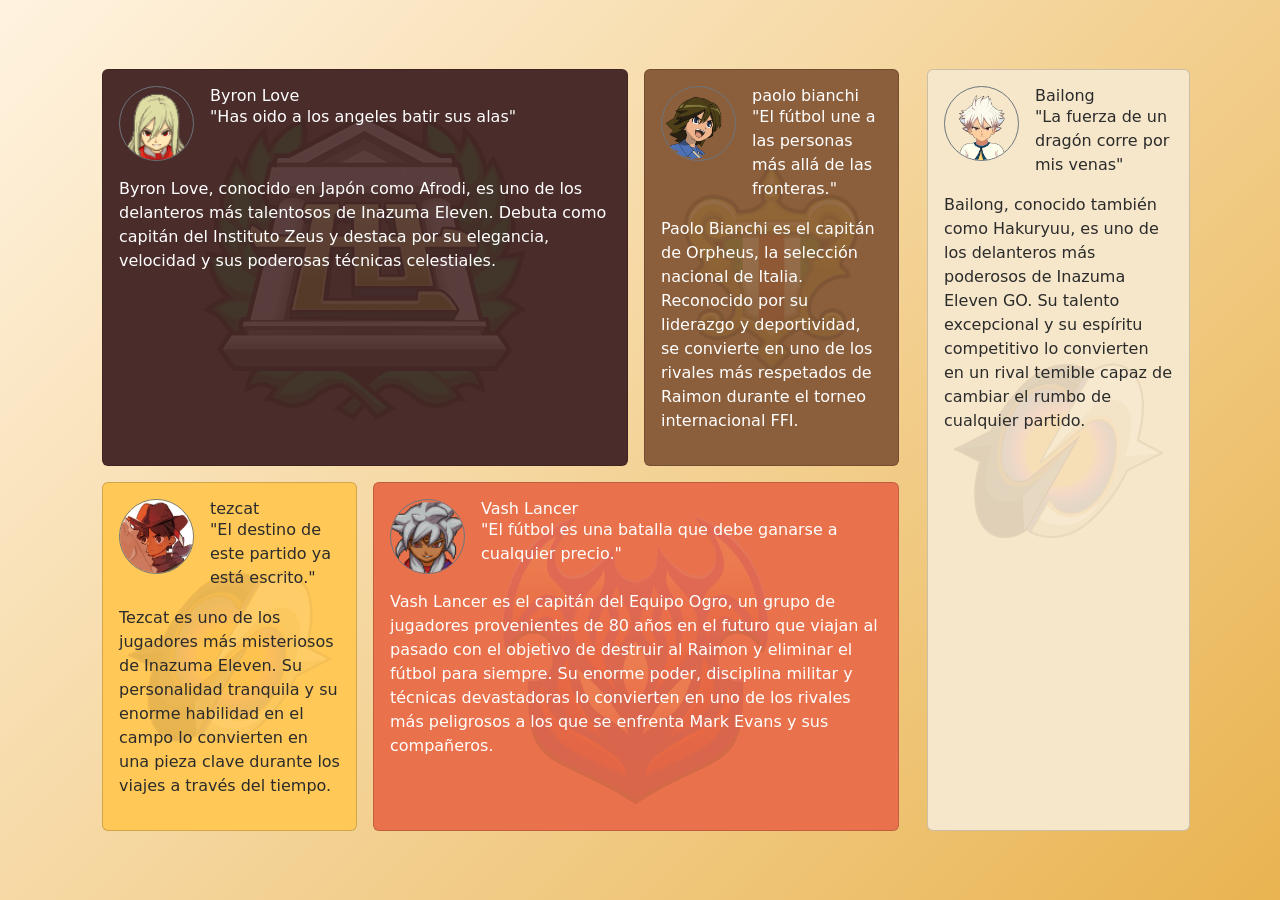
<file: index.html>
<!DOCTYPE html>
<html lang="en">
<head>
    <meta charset="UTF-8">
    <meta name="viewport" content="width=device-width, initial-scale=1.0">
    <title>bootstrap</title>
    <link rel="stylesheet" href="https://cdn.jsdelivr.net/npm/bootstrap@5.3.8/dist/css/bootstrap.min.css">
    <link rel="stylesheet" href="./styles.css">
</head>
<body>
    <main class="container min-vh-100 d-flex align-items-center justify-content-center">
        <div class="row w-100">

            <div class="col-12 col-lg-9">
                <div class="row g-0">
                    <div class="col-12 col-lg-8 text-white p-2">
                        <div class="card h-100 card-fondo color-principal escudo-1">
                           
                            <div class="card-body">
                                <div class="d-flex mb-3" >
                                    <img src="./imagenes/29_Afuro_Terumi_sprite.webp" class=" border border-secondary rounded-circle">
                                    <div class="ps-lg-3">
                                        <h6 class="m-0"> Byron Love </h6>
                                        <p class="m-0">"Has oido a los angeles batir sus alas"</p>
                                    </div>
                                   

                                </div>
                               
                                <p class="fs-6 1h-1">
                                   Byron Love, conocido en Japón como Afrodi, es uno de los delanteros más talentosos de Inazuma Eleven. Debuta como capitán del Instituto Zeus y destaca por su elegancia, velocidad y sus poderosas técnicas celestiales.
                                </p>
                             
                            </div>
                            </div>
                       
                    </div>

                    <div class="col-12 col-lg-4  text-white p-2">
                        <div class="card h-100 card-fondo color-secundario escudo-2">
                           
                            <div class="card-body">
                                <div class="d-flex mb-3" >
                                    <img src="./imagenes/28S29_Fidio_Aldena_versus_sprite_29_29.webp" class=" border border-secondary rounded-circle">
                                    <div class="ps-lg-3">
                                        <h6 class="m-0"> paolo bianchi </h6>
                                        <p class="m-0">"El fútbol une a las personas más allá de las fronteras."</p>
                                    </div>
                                   

                                </div>
                               
                                <p class="fs-6">
                                   Paolo Bianchi es el capitán de Orpheus, la selección nacional de Italia. Reconocido por su liderazgo y deportividad, se convierte en uno de los rivales más respetados de Raimon durante el torneo internacional FFI.
                             
                            </div>
                            </div>
                    </div>

                    <div class="col-12 col-lg-4  text-white p-2">
                        <div class="card h-100 card-fondo color-destacado escudo-3">
                           
                            <div class="card-body">
                                <div class="d-flex mb-3" >
                                    <img src="./imagenes/20260606_190639.jpg" class=" border border-secondary rounded-circle">
                                    <div class="ps-lg-3">
                                        <h6 class="m-0"> tezcat </h6>
                                        <p class="m-0">"El destino de este partido ya está escrito."</p>
                                    </div>
                                   

                                </div>
                               
                                <p class="fs-6">
                                   Tezcat es uno de los jugadores más misteriosos de Inazuma Eleven. Su personalidad tranquila y su enorme habilidad en el campo lo convierten en una pieza clave durante los viajes a través del tiempo.
                                </p>
                             
                            </div>
                            </div>
                    </div>

                    <div class="col-12 col-lg-8  text-dark p-2">
                        <div class="card h-100 card-fondo color-acento escudo-4">
                           
                            <div class="card-body">
                                <div class="d-flex mb-3" >
                                    <img src="./imagenes/29_Baddap_Sleed_sprite.webp" class=" border border-secondary rounded-circle">
                                    <div class="ps-lg-3">
                                        <h6 class="m-0"> Vash Lancer </h6>
                                        <p class="m-0">"El fútbol es una batalla que debe ganarse a cualquier precio."</p>
                                    </div>
                                   

                                </div>
                               
                                <p class="fs-6">
                                   Vash Lancer es el capitán del Equipo Ogro, un grupo de jugadores provenientes de 80 años en el futuro que viajan al pasado con el objetivo de destruir al Raimon y eliminar el fútbol para siempre. Su enorme poder, disciplina militar y técnicas devastadoras lo convierten en uno de los rivales más peligrosos a los que se enfrenta Mark Evans y sus compañeros.
                                </p>
                             
                            </div>
                            </div>
                    </div>
                </div>
            </div>

            <div class="col-12 col-lg-3  text-dark p-2">
                 <div class="card h-100 card-fondo color-claro escudo-3">
                           
                            <div class="card-body">
                                <div class="d-flex mb-3" >
                                    <img src="./imagenes/29_Hakuryuu_sprite_29.webp" class=" border border-secondary rounded-circle">
                                    <div class="ps-lg-3">
                                        <h6 class="m-0"> Bailong </h6>
                                        <p class="m-0">"La fuerza de un dragón corre por mis venas"</p>
                                    </div>
                                   

                                </div>
                               
                                <p class="fs-6">
                                    Bailong, conocido también como Hakuryuu, es uno de los delanteros más poderosos de Inazuma Eleven GO. Su talento excepcional y su espíritu competitivo lo convierten en un rival temible capaz de cambiar el rumbo de cualquier partido.
                                </p>
                             
                            </div>
                            </div>
            </div>

        </div>
    </main>
</body>
</html>
</file>
<file: styles.css>
body{
    background: linear-gradient(
        135deg,
        #FFF3E0,
        #e9b451
    );
}


.card-fondo{
    position: relative;
    overflow: hidden;
}


.card-fondo::before{
    content: "";
    position: absolute;
    inset: 0;

    background-size: contain;
    background-repeat: no-repeat;
    background-position: center;

    opacity: 0.10; 

    z-index: 0;
}


.card-fondo .card-body{
    position: relative;
    z-index: 1;
}


.color-principal{
    background-color: #4A2C2A;
    color: white;
}

.color-secundario{
    background-color: #8B5E3C;
    color: white;
}

.color-acento{
    background-color: #E9724C;
    color: white;
}

.color-destacado{
    background-color: #FFC857;
    color: #2b2b2b;
}

.color-claro{
    background-color: #F6E7CB;
    color: #2b2b2b;
}

.escudo-1::before{
    background-image: url("./imagenes/Zeus_emblem_29.webp");
}

.escudo-2::before{
    background-image: url("./imagenes/Orpheus_emblem_29.webp");
}

.escudo-3::before{
    background-image: url("./imagenes/Zero_emblem_29.webp");
}

.escudo-4::before{
    background-image: url("./imagenes/Ogre_emblem_29.webp");
}

img{
    width: 75px;
    height: 75px;
    object-fit: cover;
}
</file>
<file: style.css>
body{
    background: linear-gradient(
        135deg,
        #FFF3E0,
        #e9b451
    );
}


.card-fondo{
    position: relative;
    overflow: hidden;
}


.card-fondo::before{
    content: "";
    position: absolute;
    inset: 0;

    background-size: contain;
    background-repeat: no-repeat;
    background-position: center;

    opacity: 0.10; 

    z-index: 0;
}


.card-fondo .card-body{
    position: relative;
    z-index: 1;
}


.color-principal{
    background-color: #4A2C2A;
    color: white;
}

.color-secundario{
    background-color: #8B5E3C;
    color: white;
}

.color-acento{
    background-color: #E9724C;
    color: white;
}

.color-destacado{
    background-color: #FFC857;
    color: #2b2b2b;
}

.color-claro{
    background-color: #F6E7CB;
    color: #2b2b2b;
}

.escudo-1::before{
    background-image: url("./imagenes/Zeus_emblem_29.webp");
}

.escudo-2::before{
    background-image: url("./imagenes/Orpheus_emblem_29.webp");
}

.escudo-3::before{
    background-image: url("./imagenes/Zero_emblem_29.webp");
}

.escudo-4::before{
    background-image: url("./imagenes/Ogre_emblem_29.webp");
}

img{
    width: 75px;
    height: 75px;
    object-fit: cover;
}
</file>
